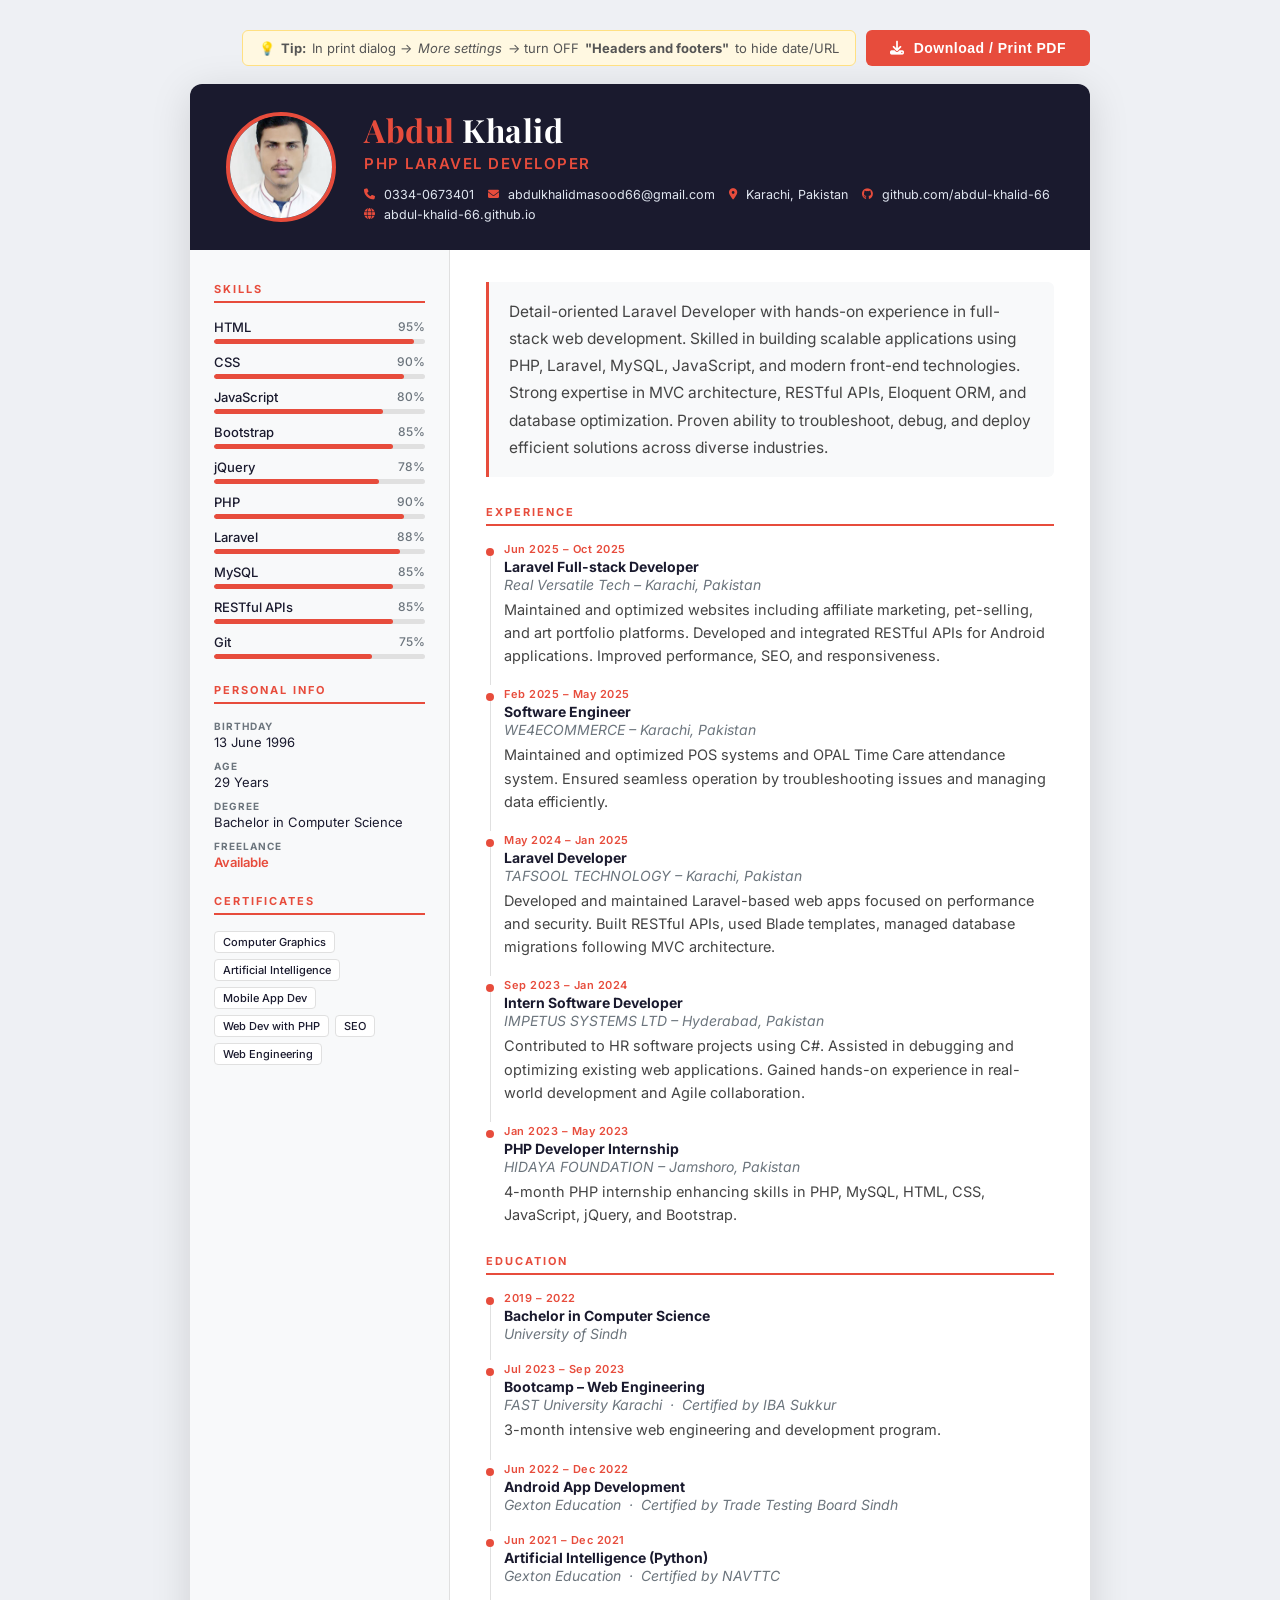
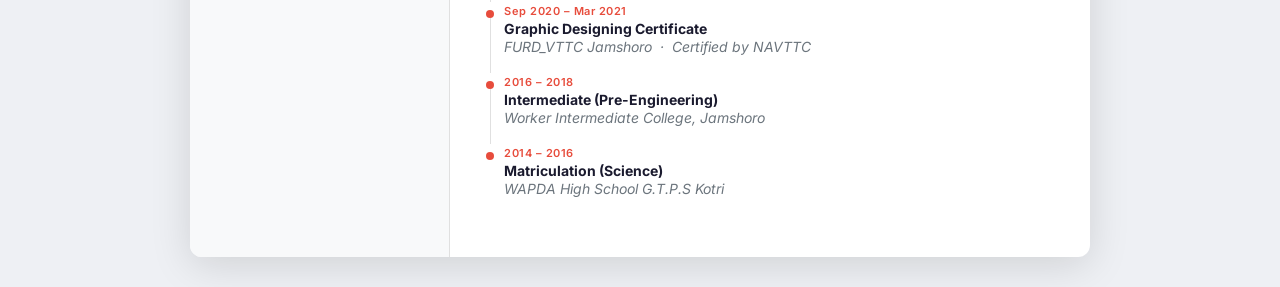
<file: resume.html>
<!DOCTYPE html>
<html lang="en">
<head>
    <meta charset="UTF-8">
    <meta name="viewport" content="width=device-width, initial-scale=1.0">
    <title>Abdul Khalid – Resume</title>
    <link href="https://fonts.googleapis.com/css2?family=Inter:wght@300;400;500;600;700&family=Playfair+Display:wght@700&display=swap" rel="stylesheet">
    <style>
        * { margin: 0; padding: 0; box-sizing: border-box; }

        :root {
            --red:    #e74c3c;
            --dark:   #1a1a2e;
            --mid:    #2d2d44;
            --light:  #f8f9fa;
            --gray:   #6c757d;
            --border: #e0e0e0;
            --white:  #ffffff;
        }

        body {
            font-family: 'Inter', sans-serif;
            background: #eef0f4;
            color: var(--dark);
            padding: 30px 15px;
        }

        /* ── PRINT BUTTON (hidden on print) ── */
        .print-bar {
            max-width: 900px;
            margin: 0 auto 18px;
            display: flex;
            justify-content: flex-end;
            gap: 10px;
        }
        .print-bar button {
            background: var(--red);
            color: #fff;
            border: none;
            padding: 10px 24px;
            border-radius: 6px;
            font-size: 14px;
            font-weight: 600;
            cursor: pointer;
            letter-spacing: .5px;
            transition: background .2s;
        }
        .print-bar button:hover { background: #c0392b; }
        .print-tip {
            background: #fff8e1;
            border: 1px solid #ffe082;
            border-radius: 6px;
            padding: 9px 16px;
            font-size: 13px;
            color: #555;
            display: flex;
            align-items: center;
            gap: 6px;
        }

        /* ── RESUME CARD ── */
        .resume {
            max-width: 900px;
            margin: 0 auto;
            background: var(--white);
            border-radius: 12px;
            overflow: hidden;
            box-shadow: 0 8px 40px rgba(0,0,0,.13);
        }

        /* ── HEADER ── */
        .header {
            background: var(--dark);
            padding: 28px 36px;
            display: flex;
            align-items: center;
            gap: 28px;
        }
        .header-photo {
            width: 110px;
            height: 110px;
            border-radius: 50%;
            object-fit: cover;
            border: 4px solid var(--red);
            flex-shrink: 0;
        }
        .header-photo-placeholder {
            width: 110px;
            height: 110px;
            border-radius: 50%;
            background: var(--mid);
            border: 4px solid var(--red);
            display: flex;
            align-items: center;
            justify-content: center;
            font-size: 40px;
            color: var(--red);
            flex-shrink: 0;
        }
        .header-info h1 {
            font-family: 'Playfair Display', serif;
            font-size: 32px;
            color: var(--white);
            letter-spacing: .5px;
            line-height: 1.1;
        }
        .header-info h1 span { color: var(--red); }
        .header-info .title {
            font-size: 15px;
            color: var(--red);
            font-weight: 600;
            margin: 6px 0 14px;
            letter-spacing: 1.5px;
            text-transform: uppercase;
        }
        .contact-row {
            display: flex;
            flex-wrap: wrap;
            gap: 5px 14px;
            margin-top: 2px;
        }
        .contact-row a,
        .contact-row span {
            color: #e0e6f0 !important;
            font-size: 12.5px;
            text-decoration: none;
            display: flex;
            align-items: center;
            gap: 5px;
        }
        .contact-row a:hover { color: var(--red) !important; }
        .contact-row i { color: var(--red); font-size: 11px; flex-shrink: 0; }

        /* ── BODY LAYOUT ── */
        .body {
            display: grid;
            grid-template-columns: 260px 1fr;
        }

        /* ── SIDEBAR ── */
        .sidebar {
            background: var(--light);
            padding: 32px 24px;
            border-right: 1px solid var(--border);
        }

        /* ── MAIN COLUMN ── */
        .main {
            padding: 32px 36px;
        }

        /* ── SECTION TITLES ── */
        .sec-title {
            font-size: 11px;
            font-weight: 700;
            letter-spacing: 2px;
            text-transform: uppercase;
            color: var(--red);
            border-bottom: 2px solid var(--red);
            padding-bottom: 5px;
            margin-bottom: 16px;
        }

        /* ── SKILLS ── */
        .skill-block { margin-bottom: 24px; }
        .skill-item { margin-bottom: 10px; }
        .skill-label {
            display: flex;
            justify-content: space-between;
            font-size: 13px;
            font-weight: 500;
            margin-bottom: 4px;
            color: var(--dark);
        }
        .skill-label span { color: var(--gray); font-size: 12px; }
        .bar-track {
            height: 5px;
            background: var(--border);
            border-radius: 3px;
            overflow: hidden;
        }
        .bar-fill {
            height: 100%;
            background: var(--red);
            border-radius: 3px;
        }

        /* ── SIDEBAR INFO ── */
        .info-block { margin-bottom: 24px; }
        .info-row {
            display: flex;
            flex-direction: column;
            margin-bottom: 10px;
        }
        .info-row .label {
            font-size: 10px;
            font-weight: 700;
            letter-spacing: 1px;
            text-transform: uppercase;
            color: var(--gray);
            margin-bottom: 2px;
        }
        .info-row .value {
            font-size: 13px;
            color: var(--dark);
            word-break: break-all;
        }
        .info-row .value a { color: var(--red); text-decoration: none; }

        /* ── CERTS / TAGS ── */
        .tags { display: flex; flex-wrap: wrap; gap: 6px; }
        .tag {
            background: var(--white);
            border: 1px solid var(--border);
            border-radius: 4px;
            padding: 3px 8px;
            font-size: 11px;
            color: var(--dark);
            font-weight: 500;
        }

        /* ── TIMELINE ── */
        .timeline { margin-bottom: 28px; }
        .tl-item {
            position: relative;
            padding-left: 18px;
            margin-bottom: 20px;
        }
        .tl-item::before {
            content: '';
            position: absolute;
            left: 0; top: 6px;
            width: 8px; height: 8px;
            border-radius: 50%;
            background: var(--red);
        }
        .tl-item::after {
            content: '';
            position: absolute;
            left: 3.5px; top: 14px;
            width: 1px;
            height: calc(100% + 4px);
            background: var(--border);
        }
        .tl-item:last-child::after { display: none; }
        .tl-date {
            font-size: 11px;
            font-weight: 600;
            color: var(--red);
            letter-spacing: .5px;
            margin-bottom: 2px;
        }
        .tl-role {
            font-size: 14px;
            font-weight: 700;
            color: var(--dark);
            margin-bottom: 1px;
        }
        .tl-company {
            font-size: 14px;
            color: var(--gray);
            margin-bottom: 5px;
            font-style: italic;
        }
        .tl-desc {
            font-size: 14.5px;
            color: #444;
            line-height: 1.6;
        }
        .tl-desc ul {
            padding-left: 14px;
            margin-top: 4px;
        }
        .tl-desc ul li { margin-bottom: 2px; }

        /* ── SUMMARY ── */
        .summary {
            font-size: 15.5px;
            color: #444;
            line-height: 1.75;
            margin-bottom: 28px;
            padding: 16px 20px;
            background: var(--light);
            border-left: 3px solid var(--red);
            border-radius: 0 6px 6px 0;
        }

        /* ── PRINT STYLES ── */
        @page {
            margin: 8mm;
            size: A4;
        }

        @media print {
            html, body {
                -webkit-print-color-adjust: exact !important;
                print-color-adjust: exact !important;
            }
            body { background: #fff; padding: 0; font-size: 12px; }
            .print-bar { display: none !important; }
            .resume { box-shadow: none; border-radius: 0; max-width: 100%; }

            /* Tighter header */
            .header { padding: 20px 28px; gap: 20px; }
            .header-photo, .header-photo-placeholder { width: 80px; height: 80px; }
            .header-info h1 { font-size: 24px; }
            .header-info .title { font-size: 12px; margin: 4px 0 8px; }
            .contact-row a, .contact-row span { font-size: 11px; }

            /* Tighter body */
            .body { grid-template-columns: 200px 1fr; }
            .sidebar { padding: 16px 14px; }
            .main { padding: 16px 22px; }

            /* Tighter summary */
            .summary { padding: 10px 14px; font-size: 12px; margin-bottom: 16px; line-height: 1.55; }

            /* Tighter timeline */
            .tl-item { margin-bottom: 10px; padding-left: 14px; }
            .tl-date { font-size: 10px; }
            .tl-role { font-size: 13.5px; }
            .tl-company { font-size: 11px; margin-bottom: 3px; }
            .tl-desc { font-size: 11.5px; line-height: 1.5; }

            /* Tighter skills */
            .skill-item { margin-bottom: 7px; }
            .skill-label { font-size: 11.5px; }
            .bar-track { height: 4px; }

            /* Tighter section titles */
            .sec-title { font-size: 10px; margin-bottom: 10px; padding-bottom: 4px; }
            .skill-block { margin-bottom: 16px; }
            .info-block { margin-bottom: 16px; }
            .info-row { margin-bottom: 7px; }
            .info-row .label { font-size: 9px; }
            .info-row .value { font-size: 11.5px; }
            .tag { font-size: 10px; padding: 2px 6px; }

            /* Page break control */
            .sec-title { page-break-after: avoid; break-after: avoid; }
            .tl-item { page-break-inside: avoid; break-inside: avoid; }
            .education-section { page-break-before: always; break-before: always; }

            a { color: inherit !important; text-decoration: none !important; }
        }

        @media (max-width: 680px) {
            .header { flex-direction: column; text-align: center; padding: 28px 20px; gap: 16px; }
            .contact-row { justify-content: center; }
            .body { grid-template-columns: 1fr; }
            .sidebar { border-right: none; border-bottom: 1px solid var(--border); }
            .main { padding: 24px 20px; }
        }
    </style>
    <link rel="stylesheet" href="https://cdnjs.cloudflare.com/ajax/libs/font-awesome/6.1.2/css/all.min.css">
</head>
<body>

    <!-- Print Button -->
    <div class="print-bar">
        <div class="print-tip">
            💡 <strong>Tip:</strong> In print dialog → <em>More settings</em> → turn OFF <strong>"Headers and footers"</strong> to hide date/URL
        </div>
        <button onclick="window.print()"><i class="fa fa-download"></i> &nbsp;Download / Print PDF</button>
    </div>

    <div class="resume">

        <!-- ── HEADER ── -->
        <div class="header">
            <img src="image/Khalid.jpg" alt="Abdul Khalid" class="header-photo"
                 onerror="this.style.display='none'; this.nextElementSibling.style.display='flex';">
            <div class="header-photo-placeholder" style="display:none;">
                <i class="fa fa-user"></i>
            </div>
            <div class="header-info">
                <h1><span>Abdul</span> Khalid</h1>
                <p class="title">PHP Laravel Developer</p>
                <div class="contact-row">
                    <span><i class="fa fa-phone"></i>&nbsp;0334-0673401</span>
                    <span><i class="fa fa-envelope"></i>&nbsp;abdulkhalidmasood66@gmail.com</span>
                    <span><i class="fa fa-map-marker-alt"></i>&nbsp;Karachi, Pakistan</span>
                    <a href="https://github.com/abdul-khalid-66" target="_blank"><i class="fab fa-github"></i>&nbsp;github.com/abdul-khalid-66</a>
                    <a href="https://abdul-khalid-66.github.io" target="_blank"><i class="fa fa-globe"></i>&nbsp;abdul-khalid-66.github.io</a>
                </div>
            </div>
        </div>

        <!-- ── BODY ── -->
        <div class="body">

            <!-- ── SIDEBAR ── -->
            <div class="sidebar">

                <!-- Skills -->
                <div class="skill-block">
                    <div class="sec-title">Skills</div>

                    <div class="skill-item">
                        <div class="skill-label">HTML <span>95%</span></div>
                        <div class="bar-track"><div class="bar-fill" style="width:95%"></div></div>
                    </div>
                    <div class="skill-item">
                        <div class="skill-label">CSS <span>90%</span></div>
                        <div class="bar-track"><div class="bar-fill" style="width:90%"></div></div>
                    </div>
                    <div class="skill-item">
                        <div class="skill-label">JavaScript <span>80%</span></div>
                        <div class="bar-track"><div class="bar-fill" style="width:80%"></div></div>
                    </div>
                    <div class="skill-item">
                        <div class="skill-label">Bootstrap <span>85%</span></div>
                        <div class="bar-track"><div class="bar-fill" style="width:85%"></div></div>
                    </div>
                    <div class="skill-item">
                        <div class="skill-label">jQuery <span>78%</span></div>
                        <div class="bar-track"><div class="bar-fill" style="width:78%"></div></div>
                    </div>
                    <div class="skill-item">
                        <div class="skill-label">PHP <span>90%</span></div>
                        <div class="bar-track"><div class="bar-fill" style="width:90%"></div></div>
                    </div>
                    <div class="skill-item">
                        <div class="skill-label">Laravel <span>88%</span></div>
                        <div class="bar-track"><div class="bar-fill" style="width:88%"></div></div>
                    </div>
                    <div class="skill-item">
                        <div class="skill-label">MySQL <span>85%</span></div>
                        <div class="bar-track"><div class="bar-fill" style="width:85%"></div></div>
                    </div>
                    <div class="skill-item">
                        <div class="skill-label">RESTful APIs <span>85%</span></div>
                        <div class="bar-track"><div class="bar-fill" style="width:85%"></div></div>
                    </div>
                    <div class="skill-item">
                        <div class="skill-label">Git <span>75%</span></div>
                        <div class="bar-track"><div class="bar-fill" style="width:75%"></div></div>
                    </div>
                </div>

                <!-- Personal Info -->
                <div class="info-block">
                    <div class="sec-title">Personal Info</div>
                    <div class="info-row">
                        <span class="label">Birthday</span>
                        <span class="value">13 June 1996</span>
                    </div>
                    <div class="info-row">
                        <span class="label">Age</span>
                        <span class="value">29 Years</span>
                    </div>
                    <div class="info-row">
                        <span class="label">Degree</span>
                        <span class="value">Bachelor in Computer Science</span>
                    </div>
                    <div class="info-row">
                        <span class="label">Freelance</span>
                        <span class="value" style="color:var(--red); font-weight:600;">Available</span>
                    </div>
                </div>

                <!-- Certificates -->
                <div class="info-block">
                    <div class="sec-title">Certificates</div>
                    <div class="tags">
                        <span class="tag">Computer Graphics</span>
                        <span class="tag">Artificial Intelligence</span>
                        <span class="tag">Mobile App Dev</span>
                        <span class="tag">Web Dev with PHP</span>
                        <span class="tag">SEO</span>
                        <span class="tag">Web Engineering</span>
                    </div>
                </div>

            </div>

            <!-- ── MAIN COLUMN ── -->
            <div class="main">

                <!-- Summary -->
                <div class="summary">
                    Detail-oriented Laravel Developer with hands-on experience in full-stack web development. Skilled in building scalable applications using PHP, Laravel, MySQL, JavaScript, and modern front-end technologies. Strong expertise in MVC architecture, RESTful APIs, Eloquent ORM, and database optimization. Proven ability to troubleshoot, debug, and deploy efficient solutions across diverse industries.
                </div>

                <!-- Experience -->
                <div class="sec-title">Experience</div>
                <div class="timeline">

                    <div class="tl-item">
                        <div class="tl-date">Jun 2025 – Oct 2025</div>
                        <div class="tl-role">Laravel Full-stack Developer</div>
                        <div class="tl-company">Real Versatile Tech – Karachi, Pakistan</div>
                        <div class="tl-desc">Maintained and optimized websites including affiliate marketing, pet-selling, and art portfolio platforms. Developed and integrated RESTful APIs for Android applications. Improved performance, SEO, and responsiveness.</div>
                    </div>

                    <div class="tl-item">
                        <div class="tl-date">Feb 2025 – May 2025</div>
                        <div class="tl-role">Software Engineer</div>
                        <div class="tl-company">WE4ECOMMERCE – Karachi, Pakistan</div>
                        <div class="tl-desc">Maintained and optimized POS systems and OPAL Time Care attendance system. Ensured seamless operation by troubleshooting issues and managing data efficiently.</div>
                    </div>

                    <div class="tl-item">
                        <div class="tl-date">May 2024 – Jan 2025</div>
                        <div class="tl-role">Laravel Developer</div>
                        <div class="tl-company">TAFSOOL TECHNOLOGY – Karachi, Pakistan</div>
                        <div class="tl-desc">Developed and maintained Laravel-based web apps focused on performance and security. Built RESTful APIs, used Blade templates, managed database migrations following MVC architecture.</div>
                    </div>

                    <div class="tl-item">
                        <div class="tl-date">Sep 2023 – Jan 2024</div>
                        <div class="tl-role">Intern Software Developer</div>
                        <div class="tl-company">IMPETUS SYSTEMS LTD – Hyderabad, Pakistan</div>
                        <div class="tl-desc">Contributed to HR software projects using C#. Assisted in debugging and optimizing existing web applications. Gained hands-on experience in real-world development and Agile collaboration.</div>
                    </div>

                    <div class="tl-item">
                        <div class="tl-date">Jan 2023 – May 2023</div>
                        <div class="tl-role">PHP Developer Internship</div>
                        <div class="tl-company">HIDAYA FOUNDATION – Jamshoro, Pakistan</div>
                        <div class="tl-desc">4-month PHP internship enhancing skills in PHP, MySQL, HTML, CSS, JavaScript, jQuery, and Bootstrap.</div>
                    </div>

                </div>

                <!-- Education -->
                <div class="education-section">
                <div class="sec-title">Education</div>
                <div class="timeline">

                    <div class="tl-item">
                        <div class="tl-date">2019 – 2022</div>
                        <div class="tl-role">Bachelor in Computer Science</div>
                        <div class="tl-company">University of Sindh</div>
                    </div>

                    <div class="tl-item">
                        <div class="tl-date">Jul 2023 – Sep 2023</div>
                        <div class="tl-role">Bootcamp – Web Engineering</div>
                        <div class="tl-company">FAST University Karachi &nbsp;·&nbsp; Certified by IBA Sukkur</div>
                        <div class="tl-desc">3-month intensive web engineering and development program.</div>
                    </div>

                    <div class="tl-item">
                        <div class="tl-date">Jun 2022 – Dec 2022</div>
                        <div class="tl-role">Android App Development</div>
                        <div class="tl-company">Gexton Education &nbsp;·&nbsp; Certified by Trade Testing Board Sindh</div>
                    </div>

                    <div class="tl-item">
                        <div class="tl-date">Jun 2021 – Dec 2021</div>
                        <div class="tl-role">Artificial Intelligence (Python)</div>
                        <div class="tl-company">Gexton Education &nbsp;·&nbsp; Certified by NAVTTC</div>
                    </div>

                    <div class="tl-item">
                        <div class="tl-date">Sep 2020 – Mar 2021</div>
                        <div class="tl-role">Graphic Designing Certificate</div>
                        <div class="tl-company">FURD_VTTC Jamshoro &nbsp;·&nbsp; Certified by NAVTTC</div>
                    </div>

                    <div class="tl-item">
                        <div class="tl-date">2016 – 2018</div>
                        <div class="tl-role">Intermediate (Pre-Engineering)</div>
                        <div class="tl-company">Worker Intermediate College, Jamshoro</div>
                    </div>

                    <div class="tl-item">
                        <div class="tl-date">2014 – 2016</div>
                        <div class="tl-role">Matriculation (Science)</div>
                        <div class="tl-company">WAPDA High School G.T.P.S Kotri</div>
                    </div>

                </div>
                </div>

            </div>
        </div>
    </div>

</body>
</html>
</file>
